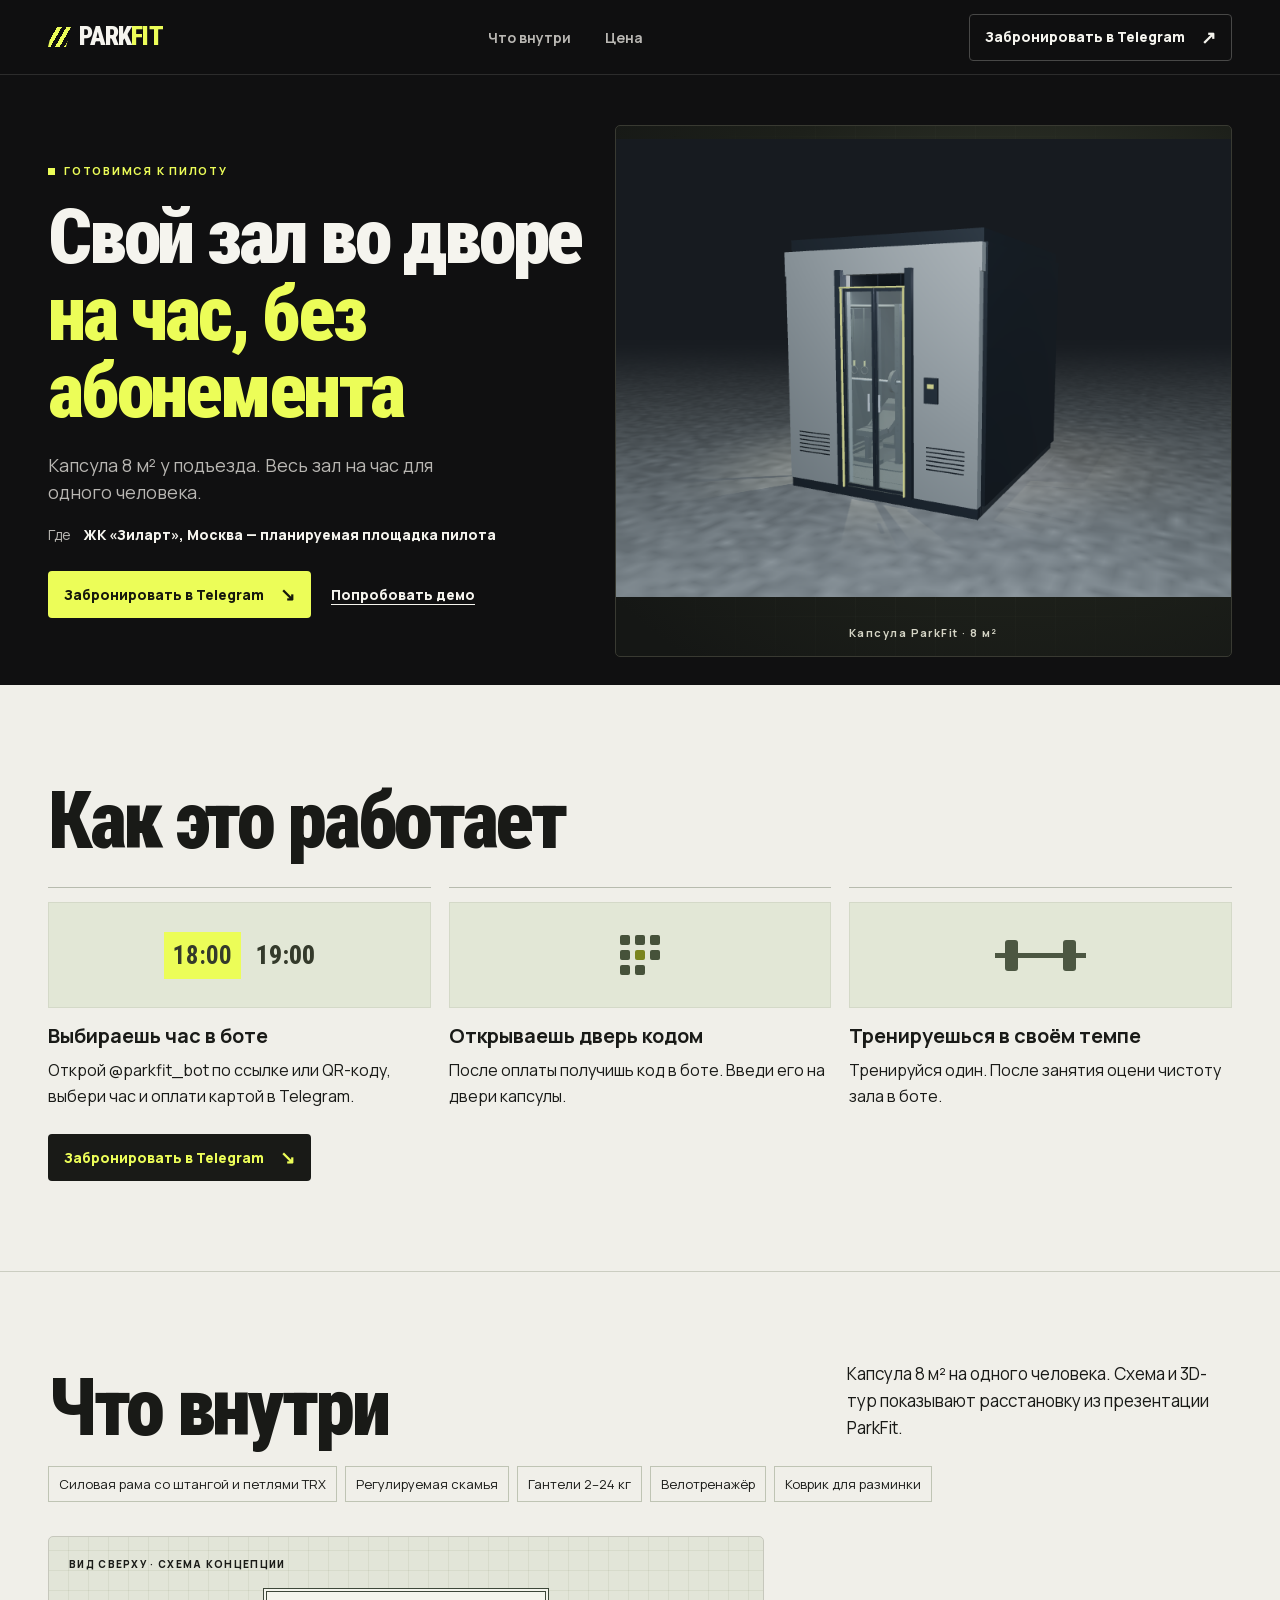
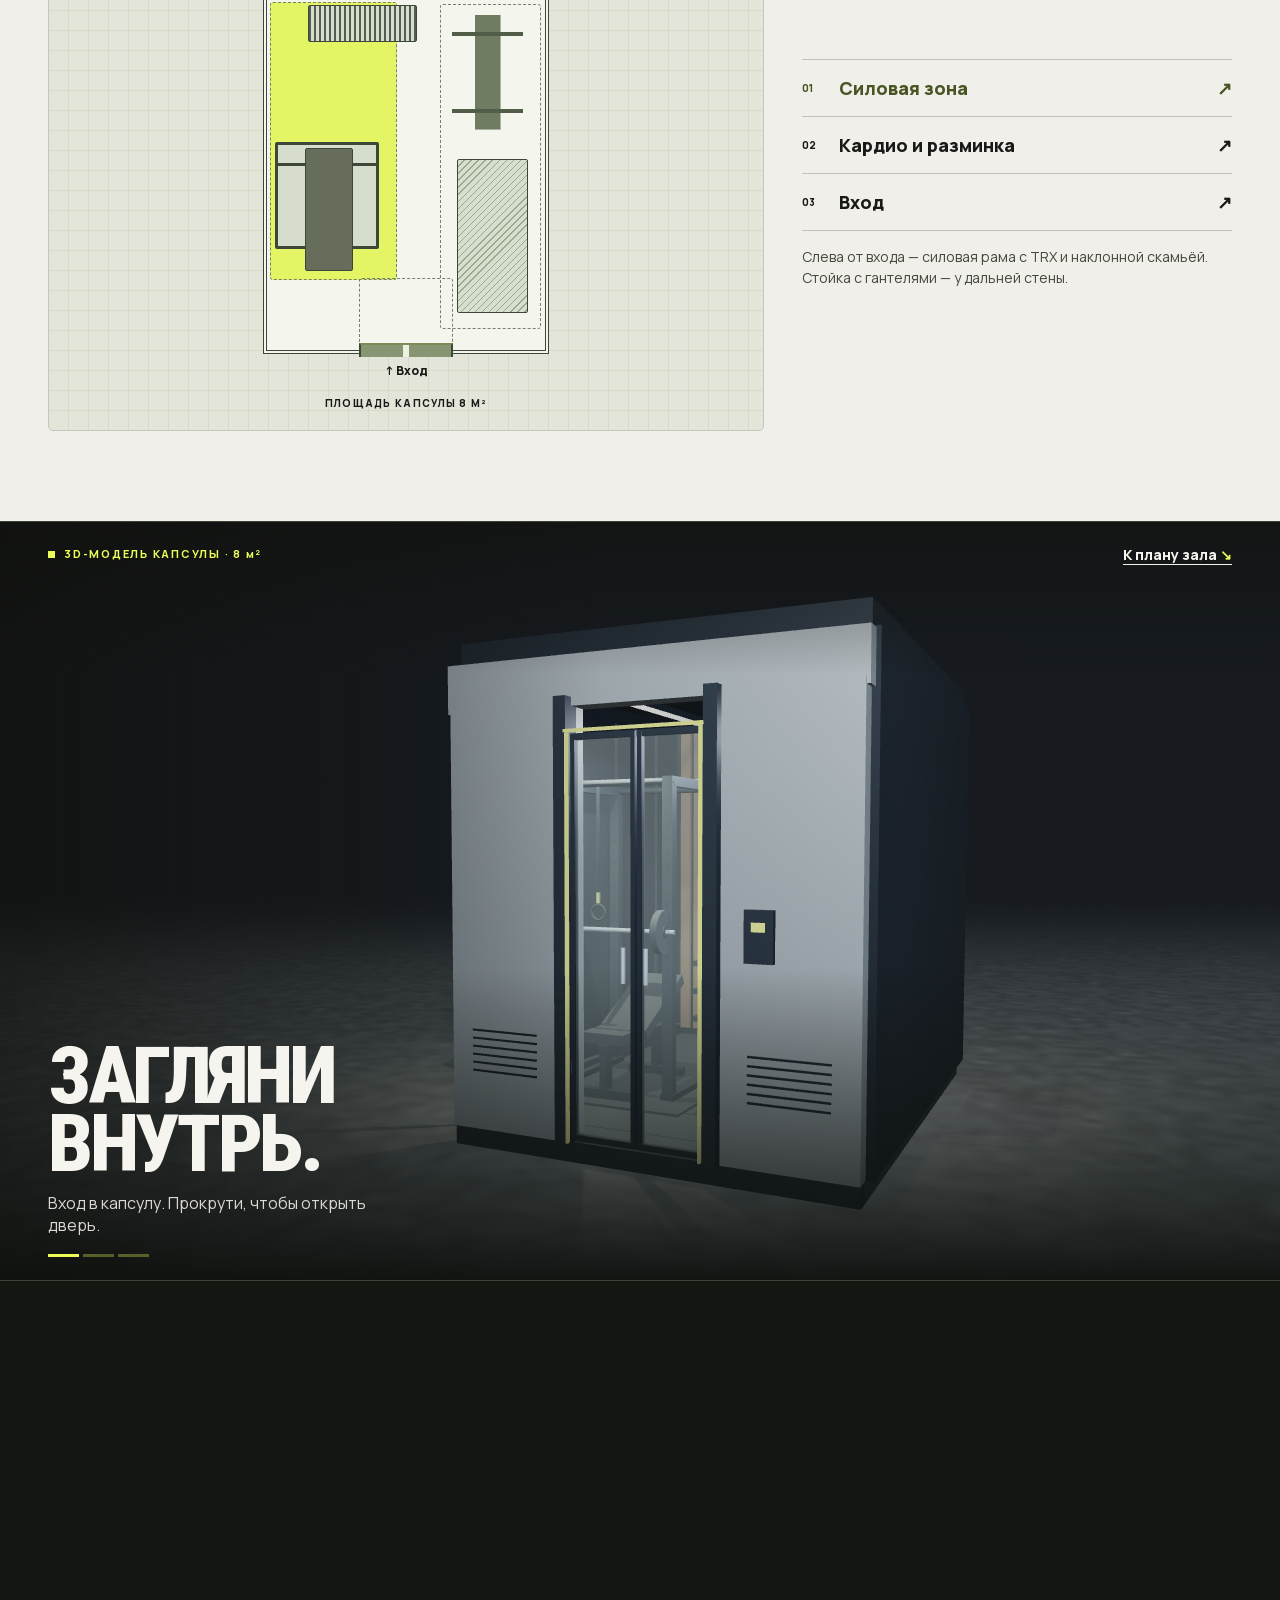
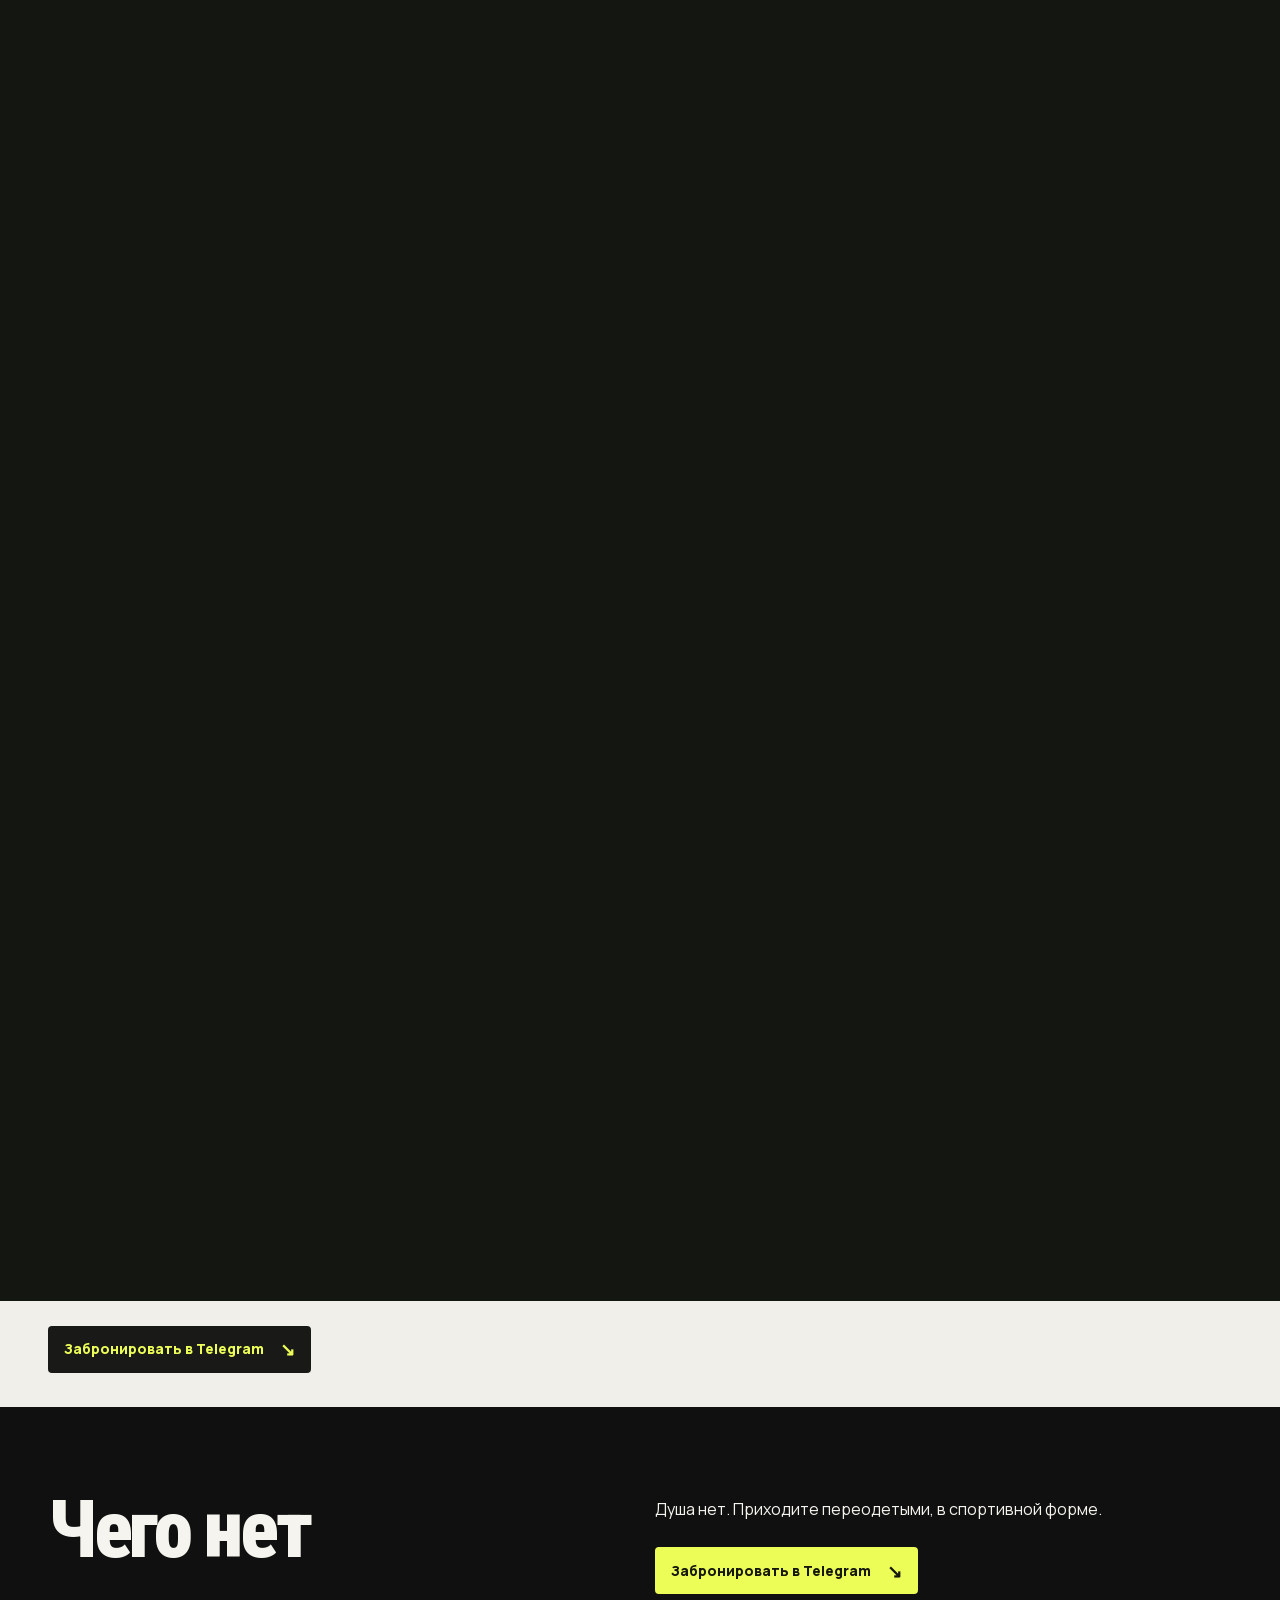
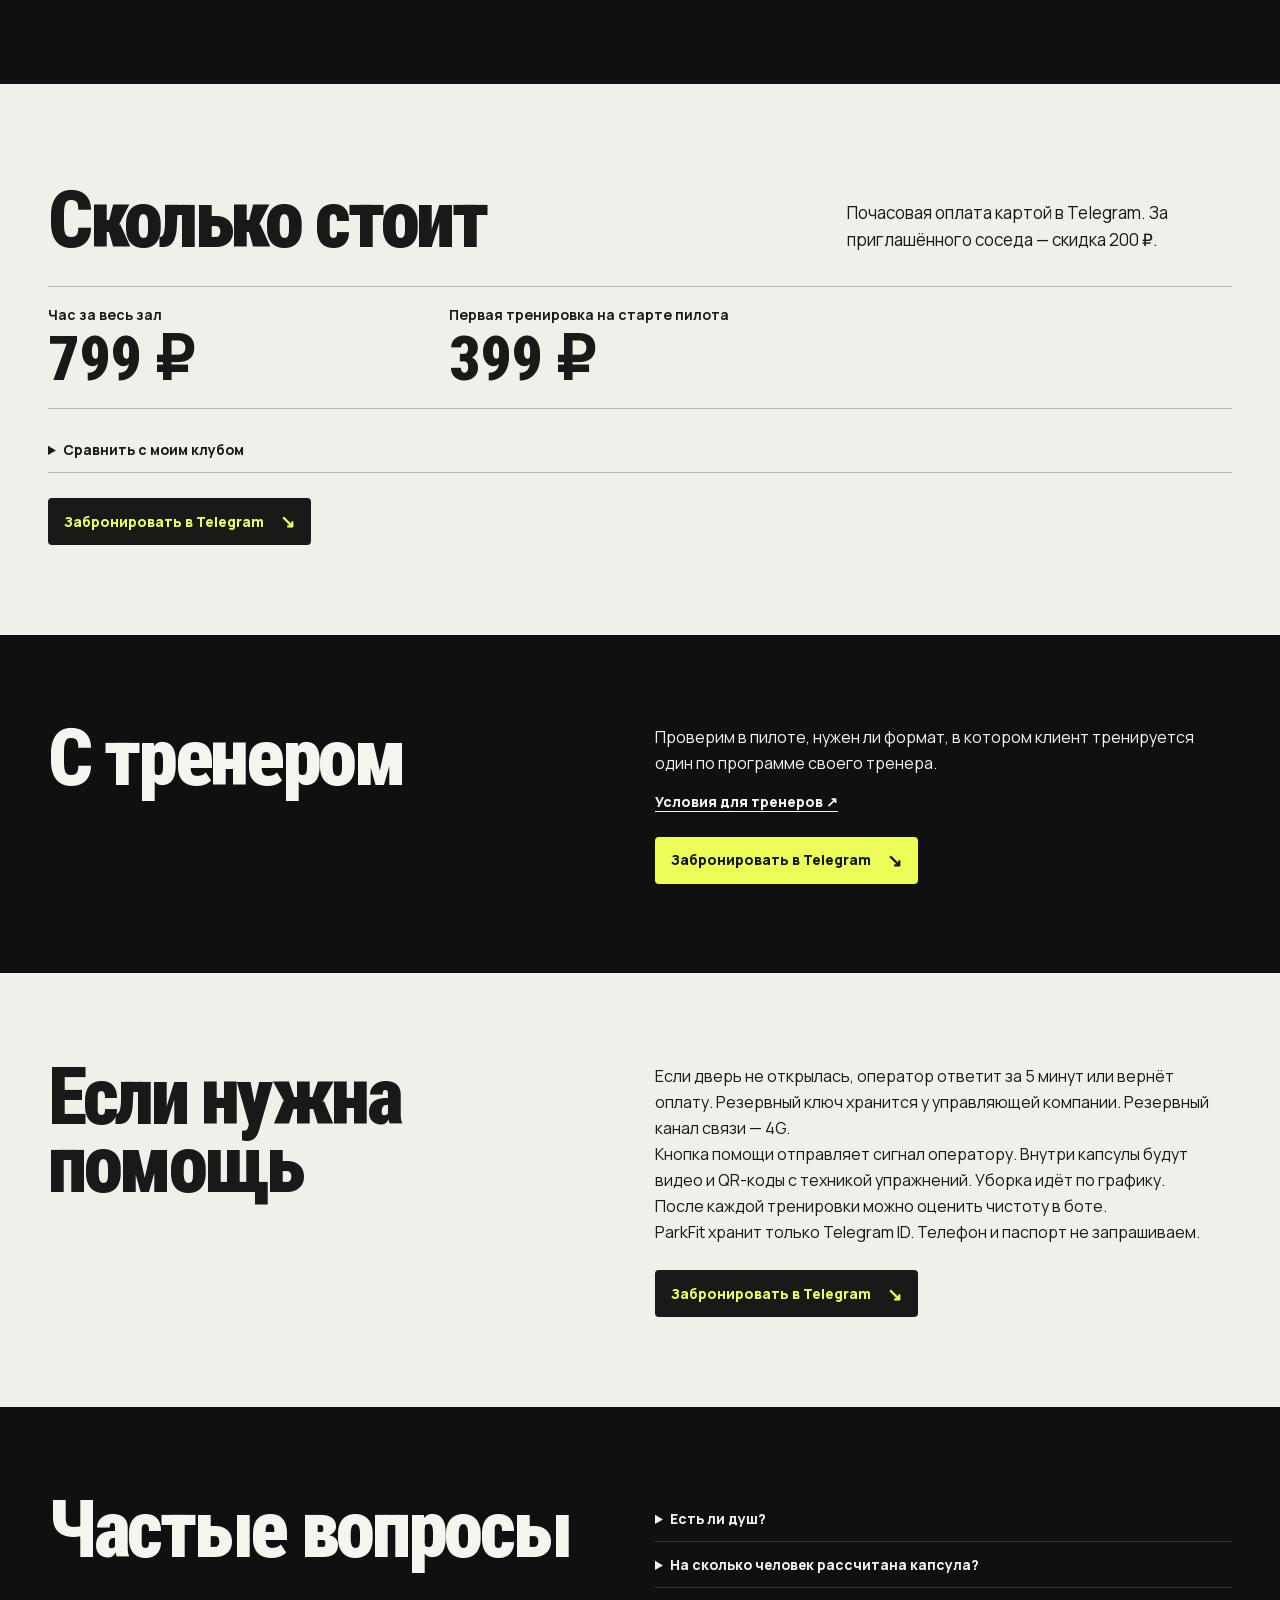
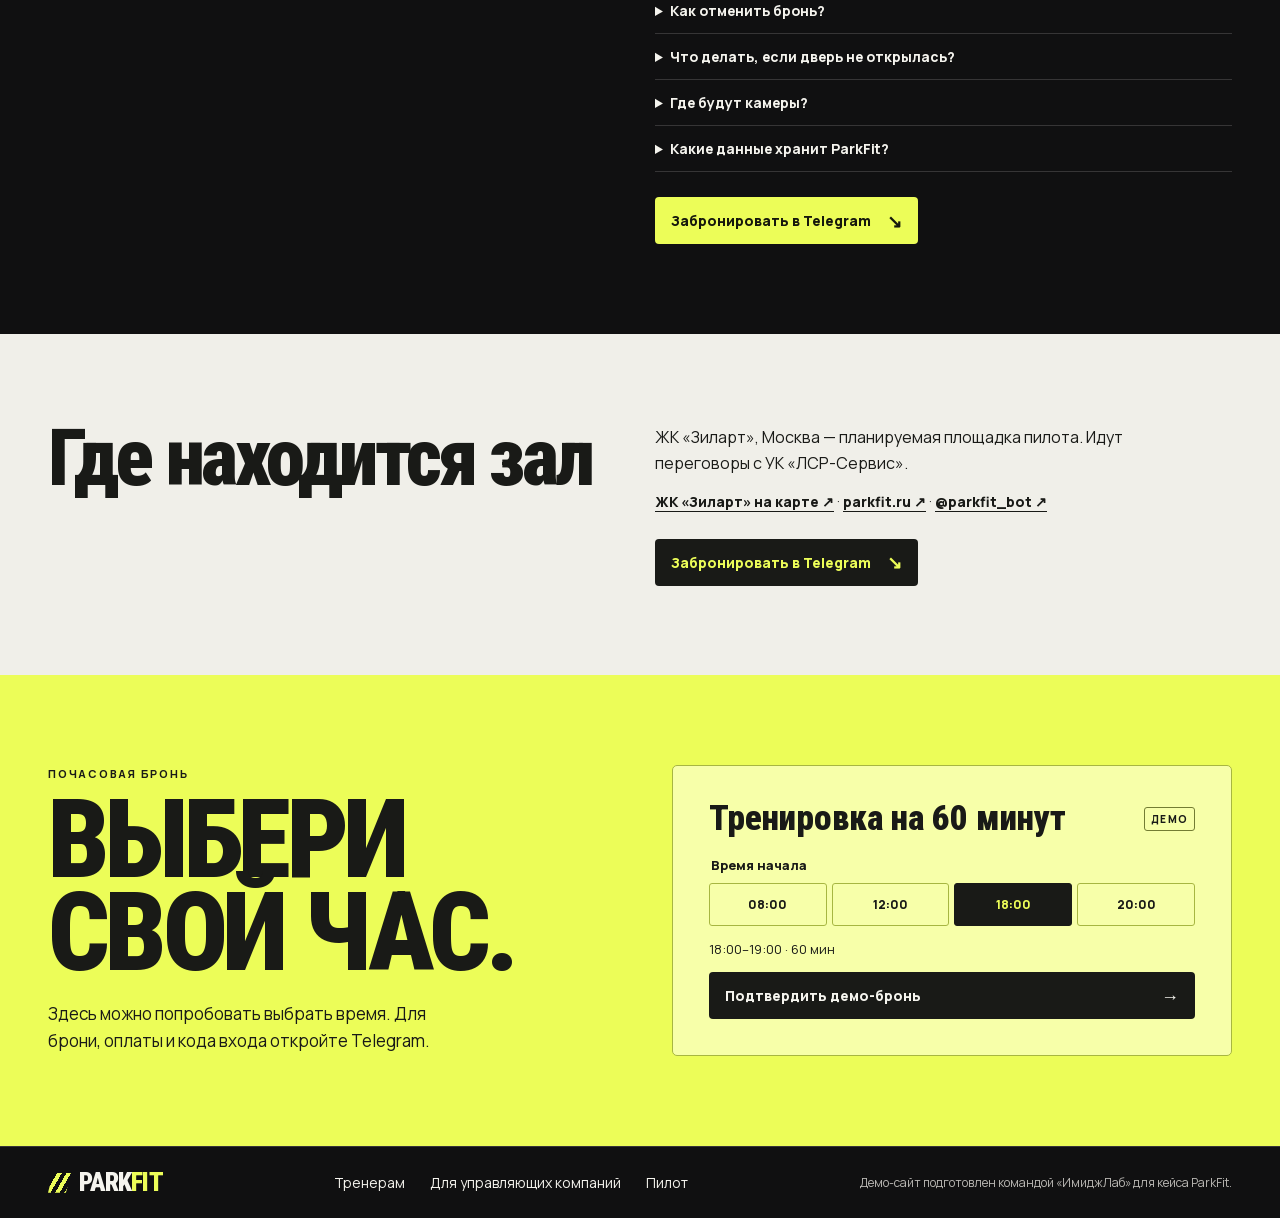
<file: index.html>
<!doctype html>
<html lang="ru">
<head>
  <meta charset="utf-8">
  <meta name="viewport" content="width=device-width, initial-scale=1">
  <meta name="theme-color" content="#101011">
  <meta name="description" content="ParkFit — отдельный зал на час рядом с домом. Капсула 8 м² для одного человека. Планируемая площадка пилота — ЖК «Зиларт», Москва.">
  <title>ParkFit — зал на час</title>
  <link rel="stylesheet" href="fonts.css">
  <link rel="stylesheet" href="style.css?v=parkfit-layout">
  <script src="room-layout.js?v=parkfit-layout" defer></script>
  <script src="script.js?v=parkfit-layout" defer></script>
  <script src="price.js?v=parkfit" defer></script>
  <script src="pilot-metrics.js?v=parkfit" defer></script>
  <script src="tour-entry.js?v=parkfit-layout" type="module"></script>
</head>
<body>
  <a class="skip" href="#main">К содержанию</a>
  <header class="nav">
    <div class="wrap nav-inner">
      <a class="logo" href="#top" aria-label="ParkFit — начало"><i aria-hidden="true"></i>Park<span>Fit</span></a>
      <nav aria-label="Разделы сайта">
        <a href="#format">Что внутри</a><a href="#price">Цена</a>
      </nav>
      <a class="pill nav-cta" data-booking-link href="https://t.me/parkfit_bot?start=site_nav">Забронировать в Telegram <span aria-hidden="true">↗</span></a>
    </div>
  </header>

  <main id="main">
    <section class="hero wrap" id="top" aria-labelledby="hero-title" data-pilot-section="hero">
      <div class="hero-copy">
        <p class="kicker"><span class="dot"></span> ГОТОВИМСЯ К ПИЛОТУ</p>
        <h1 id="hero-title">Свой зал во дворе<br><em>на час, без абонемента</em></h1>
        <p class="lead">Капсула 8 м² у подъезда. Весь зал на час для одного человека.</p>
        <dl class="hero-facts">
          <div><dt>Где</dt><dd>ЖК «Зиларт», Москва — планируемая площадка пилота</dd></div>
          <div id="hero-price" hidden><dt>Цена</dt><dd><span data-price="hour">799 ₽</span> за час · первая тренировка <span data-price="intro">399 ₽</span></dd></div>
        </dl>
        <div class="hero-links">
          <a class="pill primary" data-booking-link href="https://t.me/parkfit_bot?start=site_hero">Забронировать в Telegram <span aria-hidden="true">↘</span></a>
          <a class="quiet" href="#booking">Попробовать демо</a>
        </div>
      </div>
      <figure class="rig capsule-preview">
        <canvas id="capsule-preview" role="img" aria-label="Внешний вид капсулы ParkFit. Визуализация концепции."></canvas>
        <figcaption class="rig-top">Капсула ParkFit · 8 м²</figcaption>
      </figure>
    </section>

    <section class="light" id="how" aria-labelledby="how-title" data-pilot-section="how">
      <div class="wrap section">
        <h2 id="how-title">Как это работает</h2>
        <ol class="steps">
          <li><div class="step-visual step-calendar" aria-hidden="true"><b>18:00</b><span>19:00</span></div><h3>Выбираешь час в боте</h3><p>Открой @parkfit_bot по ссылке или QR-коду, выбери час и оплати картой в Telegram.</p></li>
          <li><div class="step-visual step-keypad" aria-hidden="true"><i></i><i></i><i></i><i></i><i></i><i></i><i></i><i></i></div><h3>Открываешь дверь кодом</h3><p>После оплаты получишь код в боте. Введи его на двери капсулы.</p></li>
          <li><div class="step-visual step-weights" aria-hidden="true"><i></i></div><h3>Тренируешься в своём темпе</h3><p>Тренируйся один. После занятия оцени чистоту зала в боте.</p></li>
        </ol>
        <div class="block-action"><a class="pill primary" data-booking-link href="https://t.me/parkfit_bot?start=site_how">Забронировать в Telegram <span aria-hidden="true">↘</span></a></div>
      </div>
    </section>

    <section class="light inside" id="format" aria-labelledby="format-title" data-pilot-section="inside">
      <div class="wrap section">
        <div class="format-heading">
          <div><h2 id="format-title">Что внутри</h2></div>
          <p>Капсула 8 м² на одного человека. Схема и 3D-тур показывают расстановку из презентации ParkFit.</p>
        </div>
        <ul class="equipment-list" aria-label="Планируемое оборудование">
          <li>Силовая рама со штангой и петлями TRX</li><li>Регулируемая скамья</li><li>Гантели 2–24 кг</li><li>Велотренажёр</li><li>Коврик для разминки</li>
        </ul>
        <div class="layout" id="plan">
          <div class="blueprint" aria-label="Условный план капсулы">
            <p class="plan-label">ВИД СВЕРХУ · СХЕМА КОНЦЕПЦИИ</p>
            <div class="room" role="img" aria-label="Вход снизу. Слева от входа силовая рама и скамья. У дальней стены гантели. Справа велотренажёр в глубине и коврик у входа.">
              <div class="zone zone-strength"></div>
              <div class="zone zone-floor"></div>
              <div class="zone zone-entry"></div>
              <div class="fixture rack"></div>
              <div class="fixture bench"></div>
              <div class="fixture dumbbells"></div>
              <div class="fixture bike"></div>
              <div class="fixture mat"></div>
              <div class="door"></div>
            </div>
            <p class="plan-entry">↑ Вход</p>
            <div class="plan-size">площадь капсулы 8 м²</div>
          </div>

          <div class="zones" aria-label="Зоны капсулы">
            <button class="zone-button" type="button" data-zone="strength" aria-pressed="true"><span class="zone-index">01</span>Силовая зона<span aria-hidden="true">↗</span></button>
            <button class="zone-button" type="button" data-zone="floor" aria-pressed="false"><span class="zone-index">02</span>Кардио и разминка<span aria-hidden="true">↗</span></button>
            <button class="zone-button" type="button" data-zone="entry" aria-pressed="false"><span class="zone-index">03</span>Вход<span aria-hidden="true">↗</span></button>
            <p id="zone-copy" aria-live="polite">Слева от входа — силовая рама с TRX и наклонной скамьёй. Стойка с гантелями — у дальней стены.</p>
          </div>
        </div>
      </div>
    <section class="tour" id="tour" aria-labelledby="tour-title">
      <div class="tour-stage">
        <canvas id="tour-scene" aria-hidden="true"></canvas>
        <div class="tour-shade" aria-hidden="true"></div>
        <div class="wrap tour-overlay">
          <div class="tour-top">
            <p class="kicker"><span class="dot"></span> 3D-МОДЕЛЬ КАПСУЛЫ · 8 м²</p>
            <a class="quiet" href="#plan">К плану зала <span aria-hidden="true">↘</span></a>
          </div>
          <div class="tour-bottom">
            <h2 id="tour-title">ЗАГЛЯНИ<br>ВНУТРЬ.</h2>
            <p class="tour-caption">Отдельный вход. Весь зал на время твоей брони.</p>
            <div class="tour-track" aria-hidden="true"><i></i><i></i><i></i></div>
          </div>
        </div>
      </div>
    </section>

      <div class="wrap inside-action"><div class="block-action"><a class="pill primary" data-booking-link href="https://t.me/parkfit_bot?start=site_inside">Забронировать в Telegram <span aria-hidden="true">↘</span></a></div></div>
    </section>

    <section class="wrap section feature-row" id="limits" aria-labelledby="limits-title" data-pilot-section="limits">
      <h2 id="limits-title">Чего нет</h2>
      <div><p class="section-copy">Душа нет. Приходите переодетыми, в спортивной форме.</p><div class="block-action"><a class="pill primary" data-booking-link href="https://t.me/parkfit_bot?start=site_limits">Забронировать в Telegram <span aria-hidden="true">↘</span></a></div></div>
    </section>

    <section class="light" id="price" aria-labelledby="price-title" data-pilot-section="price">
      <div class="wrap section">
        <div class="format-heading"><h2 id="price-title">Сколько стоит</h2><p>Почасовая оплата картой в Telegram. За приглашённого соседа — скидка 200 ₽.</p></div>
        <dl class="price-grid">
          <div><dt>Час за весь зал</dt><dd data-price="hour">799 ₽</dd></div>
          <div><dt>Первая тренировка на старте пилота</dt><dd data-price="intro">399 ₽</dd></div>
        </dl>
        <details class="price-compare">
          <summary>Сравнить с моим клубом</summary>
          <div class="compare-inputs">
            <label>Абонемент в месяц, ₽ <input id="club-fee" type="number" min="0" step="any" inputmode="decimal"></label>
            <label>Дорога туда и обратно за визит, ₽ <input id="club-travel" type="number" min="0" step="any" inputmode="decimal"></label>
            <label>Время на дорогу за визит, мин <input id="club-time" type="number" min="0" step="any" inputmode="decimal"></label>
          </div>
          <p id="club-comparison" aria-live="polite">Укажи стоимость абонемента для расчёта на четыре визита.</p>
        </details>
        <div class="block-action"><a class="pill primary" data-booking-link href="https://t.me/parkfit_bot?start=site_price">Забронировать в Telegram <span aria-hidden="true">↘</span></a></div>
      </div>
    </section>

    <section class="wrap section feature-row" id="coach" aria-labelledby="coach-title" data-pilot-section="coach">
      <h2 id="coach-title">С тренером</h2>
      <div><p class="section-copy">Проверим в пилоте, нужен ли формат, в котором клиент тренируется один по программе своего тренера.</p>
        <a class="quiet detail-link" href="trainers.html">Условия для тренеров ↗</a><div class="block-action"><a class="pill primary" data-booking-link href="https://t.me/parkfit_bot?start=site_coach">Забронировать в Telegram <span aria-hidden="true">↘</span></a></div></div>
    </section>

    <section class="light" id="help" aria-labelledby="help-title" data-pilot-section="help">
      <div class="wrap section feature-row">
        <h2 id="help-title">Если нужна помощь</h2>
        <div><p class="section-copy">Если дверь не открылась, оператор ответит за 5 минут или вернёт оплату. Резервный ключ хранится у управляющей компании. Резервный канал связи — 4G.</p>
          <p class="section-copy">Кнопка помощи отправляет сигнал оператору. Внутри капсулы будут видео и QR-коды с техникой упражнений. Уборка идёт по графику. После каждой тренировки можно оценить чистоту в боте.</p>
          <p class="section-copy">ParkFit хранит только Telegram ID. Телефон и паспорт не запрашиваем.</p><div class="block-action"><a class="pill primary" data-booking-link href="https://t.me/parkfit_bot?start=site_help">Забронировать в Telegram <span aria-hidden="true">↘</span></a></div></div>
      </div>
    </section>

    <section class="wrap section feature-row" id="faq" aria-labelledby="faq-title" data-pilot-section="faq">
      <h2 id="faq-title">Частые вопросы</h2>
      <div class="faq-list">
        <details><summary>Есть ли душ?</summary><p>Душа нет. Приходите переодетыми.</p></details>
        <details><summary>На сколько человек рассчитана капсула?</summary><p>В капсуле занимается один человек.</p></details>
        <details><summary>Как отменить бронь?</summary><p>Правила отмены пока уточняются. Вопрос о брони можно задать в боте.</p></details>
        <details><summary>Что делать, если дверь не открылась?</summary><p>Напишите в бот. Оператор ответит за 5 минут или вернёт оплату. Резервный ключ есть у управляющей компании.</p></details>
        <details><summary>Где будут камеры?</summary><p>Только снаружи капсулы.</p></details>
        <details><summary>Какие данные хранит ParkFit?</summary><p>Только Telegram ID. Телефон и паспорт не запрашиваем.</p></details>
        <div class="block-action"><a class="pill primary" data-booking-link href="https://t.me/parkfit_bot?start=site_faq">Забронировать в Telegram <span aria-hidden="true">↘</span></a></div>
      </div>
    </section>

    <section class="light" id="location" aria-labelledby="location-title" data-pilot-section="location">
      <div class="wrap section feature-row">
        <h2 id="location-title">Где находится зал</h2>
        <div><p class="section-copy">ЖК «Зиларт», Москва — планируемая площадка пилота. Идут переговоры с УК «ЛСР-Сервис».</p><p class="section-copy"><a class="quiet detail-link" href="https://yandex.ru/maps/?text=ЖК%20Зиларт%2C%20Москва">ЖК «Зиларт» на карте ↗</a> · <a class="quiet detail-link" href="https://parkfit.ru/">parkfit.ru ↗</a> · <a class="quiet detail-link" href="https://t.me/parkfit_bot?start=site_location">@parkfit_bot ↗</a></p><div class="block-action"><a class="pill primary" data-booking-link href="https://t.me/parkfit_bot?start=site_location">Забронировать в Telegram <span aria-hidden="true">↘</span></a></div></div>
      </div>
    </section>

    <section class="booking" id="booking" data-pilot-section="booking" aria-labelledby="booking-title">
      <div class="wrap section booking-grid">
        <div><p class="kicker">ПОЧАСОВАЯ БРОНЬ</p><h2 id="booking-title">ВЫБЕРИ<br>СВОЙ ЧАС.</h2><p class="booking-lead">Здесь можно попробовать выбрать время. Для брони, оплаты и кода входа откройте Telegram.</p></div>
        <form class="scheduler" id="scheduler">
          <div class="schedule-head"><h3>Тренировка на 60 минут</h3><span>ДЕМО</span></div>
          <fieldset>
            <legend>Время начала</legend>
            <div class="times">
              <label><input type="radio" name="slot" value="08:00"><span>08:00</span></label>
              <label><input type="radio" name="slot" value="12:00"><span>12:00</span></label>
              <label><input type="radio" name="slot" value="18:00" checked><span>18:00</span></label>
              <label><input type="radio" name="slot" value="20:00"><span>20:00</span></label>
            </div>
          </fieldset>
          <p class="schedule-range" id="range" aria-live="polite">18:00–19:00 · 60 мин</p>
          <button class="pill schedule-submit" type="submit">Подтвердить демо-бронь <span aria-hidden="true">→</span></button>
        </form>
      </div>
    </section>

  </main>

  <footer id="pilot"><div class="wrap footer-inner"><a class="logo" href="#top"><i aria-hidden="true"></i>Park<span>Fit</span></a><div class="footer-links"><a href="trainers.html">Тренерам</a><a href="venues.html">Для управляющих компаний</a><a href="pilot.html">Пилот</a></div><p>Демо-сайт подготовлен командой «ИмиджЛаб» для кейса ParkFit.</p></div></footer>

  <dialog id="confirmation" aria-labelledby="confirmation-title">
    <form method="dialog">
      <div class="confirmation-check" aria-hidden="true">✓</div>
      <h2 id="confirmation-title">Демо завершено</h2>
      <p id="confirmed"></p>
      <p>Деньги не списаны. Этот интервал не зарезервирован.</p>
      <p><a class="pill primary" data-booking-link href="https://t.me/parkfit_bot?start=site_demo">Забронировать в Telegram <span aria-hidden="true">↗</span></a></p>
      <button class="pill nav-cta">Готово</button>
    </form>
  </dialog>
</body>
</html>
</file>
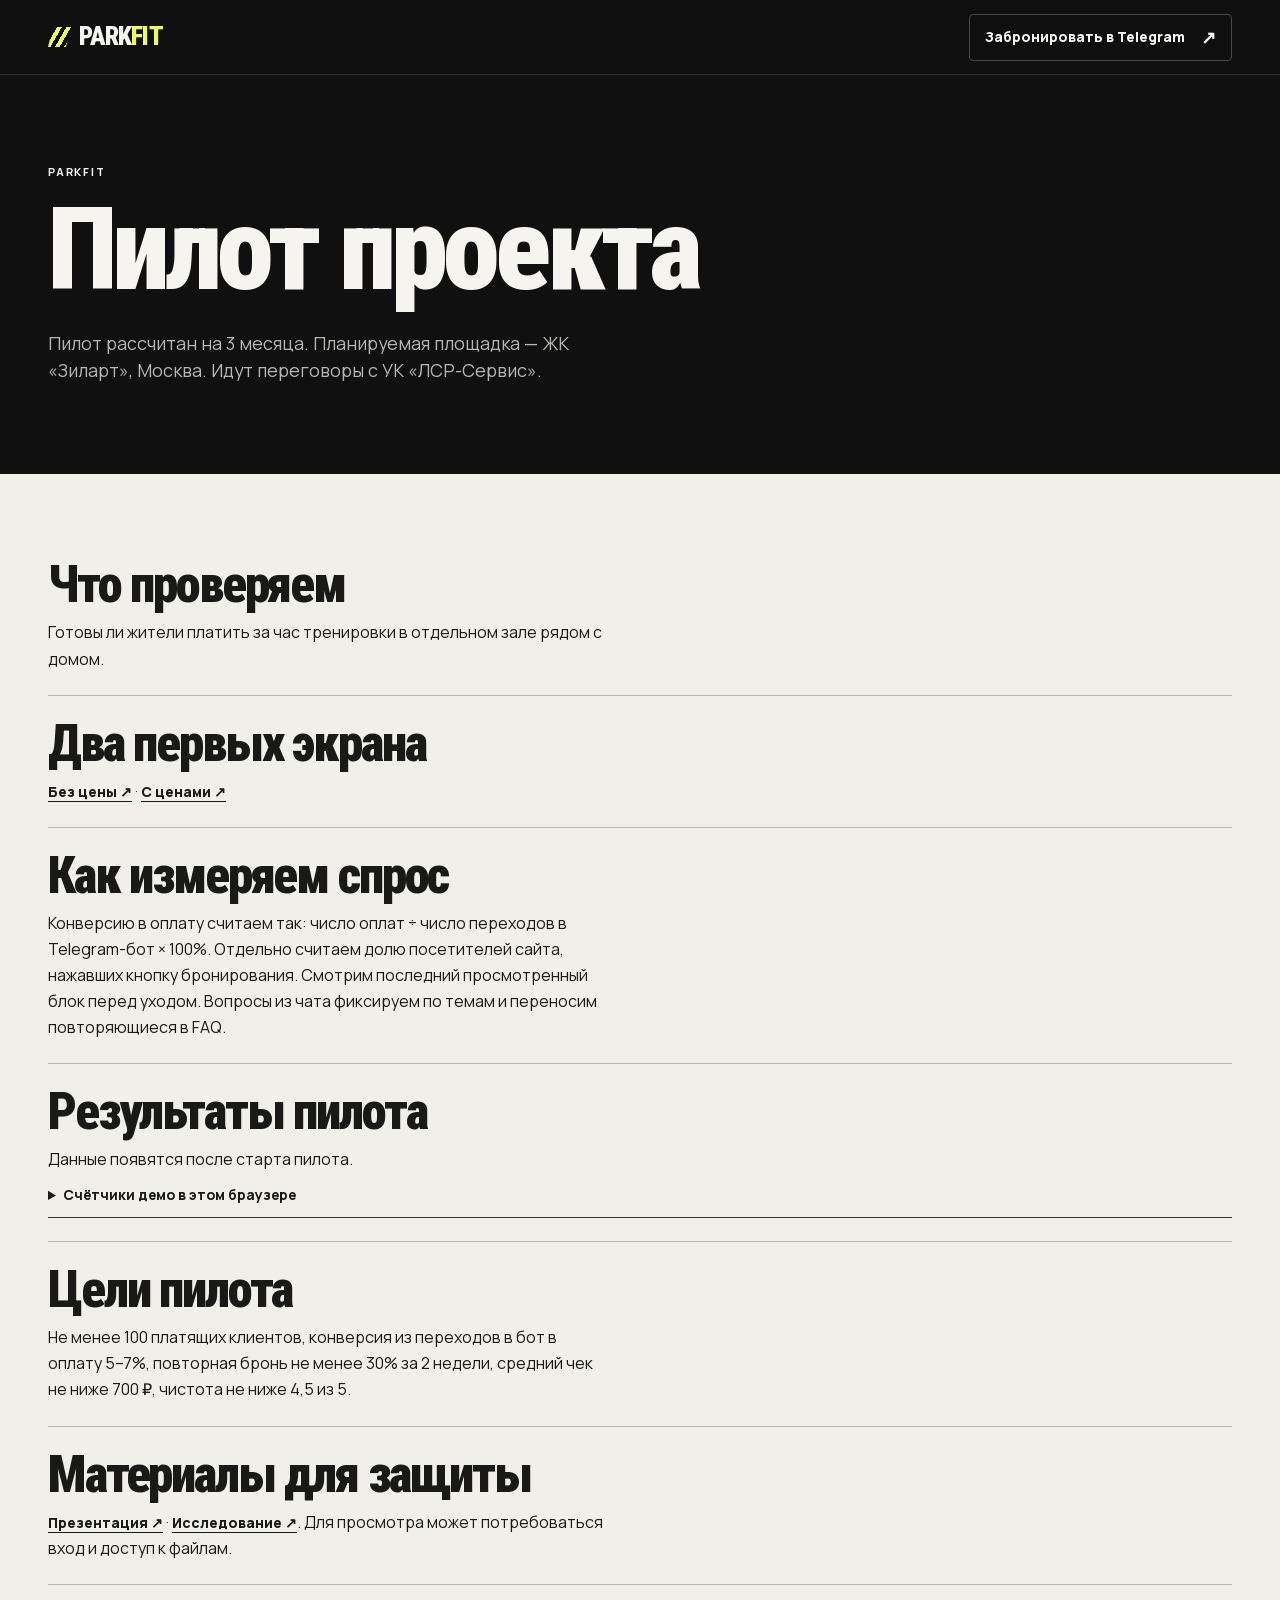
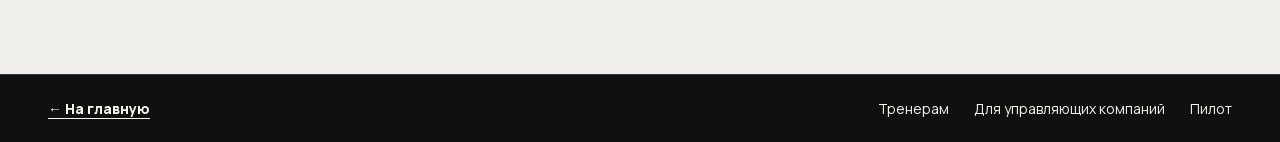
<file: pilot.html>
<!doctype html>
<html lang="ru">
<head>
  <meta charset="utf-8">
  <meta name="viewport" content="width=device-width, initial-scale=1">
  <meta name="theme-color" content="#101011">
  <title>Пилот проекта — ParkFit</title>
  <link rel="stylesheet" href="fonts.css">
  <link rel="stylesheet" href="style.css?v=parkfit">
  <script src="pilot-metrics.js?v=parkfit-pilot" defer></script>
</head>
<body>
  <header class="nav"><div class="wrap nav-inner">
    <a class="logo" href="./"><i aria-hidden="true"></i>Park<span>Fit</span></a>
    <a class="pill nav-cta" href="https://t.me/parkfit_bot?start=site_pilot">Забронировать в Telegram <span aria-hidden="true">↗</span></a>
  </div></header>
  <main class="detail-page">
    <section class="wrap section">
      <p class="kicker">PARKFIT</p>
      <h1>Пилот проекта</h1>
      <p class="lead">Пилот рассчитан на 3 месяца. Планируемая площадка — ЖК «Зиларт», Москва. Идут переговоры с УК «ЛСР-Сервис».</p>
    </section>
    <section class="light"><div class="wrap section detail-sections">
      <article><h2>Что проверяем</h2><p>Готовы ли жители платить за час тренировки в отдельном зале рядом с домом.</p></article>
      <article><h2>Два первых экрана</h2><p><a class="quiet" href="./?hero=plain">Без цены ↗</a> · <a class="quiet" href="./?hero=price">С ценами ↗</a></p></article>
      <article><h2>Как измеряем спрос</h2><p>Конверсию в оплату считаем так: число оплат ÷ число переходов в Telegram-бот × 100%. Отдельно считаем долю посетителей сайта, нажавших кнопку бронирования. Смотрим последний просмотренный блок перед уходом. Вопросы из чата фиксируем по темам и переносим повторяющиеся в FAQ.</p></article>
      <article>
        <h2>Результаты пилота</h2>
        <p>Данные появятся после старта пилота.</p>
        <details id="pilot-preview" hidden>
          <summary>Счётчики демо в этом браузере</summary>
          <p>Здесь учитываются просмотры лендинга, клики по кнопке и завершения демо в этом браузере. Данные об оплатах берутся из бота.</p>
          <div class="report-table">
            <table>
              <thead><tr><th scope="col">Первый экран</th><th scope="col">Просмотры</th><th scope="col">Клики</th><th scope="col">Доля кликов</th><th scope="col">Завершения демо</th><th scope="col">Последний просмотренный блок</th></tr></thead>
              <tbody id="pilot-report"></tbody>
            </table>
          </div>
        </details>
      </article>
      <article><h2>Цели пилота</h2><p>Не менее 100 платящих клиентов, конверсия из переходов в бот в оплату 5–7%, повторная бронь не менее 30% за 2 недели, средний чек не ниже 700 ₽, чистота не ниже 4,5 из 5.</p></article>
      <article><h2>Материалы для защиты</h2><p><a class="quiet" href="https://www.canva.com/d/xo83vK4XGWdg7Co">Презентация ↗</a> · <a class="quiet" href="https://docs.google.com/document/d/18_EZQo6w82USb9HViiqUJIRO9OwNO_tz73DgFptD2i4/edit">Исследование ↗</a>. Для просмотра может потребоваться вход и доступ к файлам.</p></article>
    </div></section>
  </main>
  <footer><div class="wrap footer-inner"><a class="quiet" href="./">← На главную</a><div class="footer-links"><a href="trainers.html">Тренерам</a><a href="venues.html">Для управляющих компаний</a><a href="pilot.html">Пилот</a></div></div></footer>
</body>
</html>
</file>
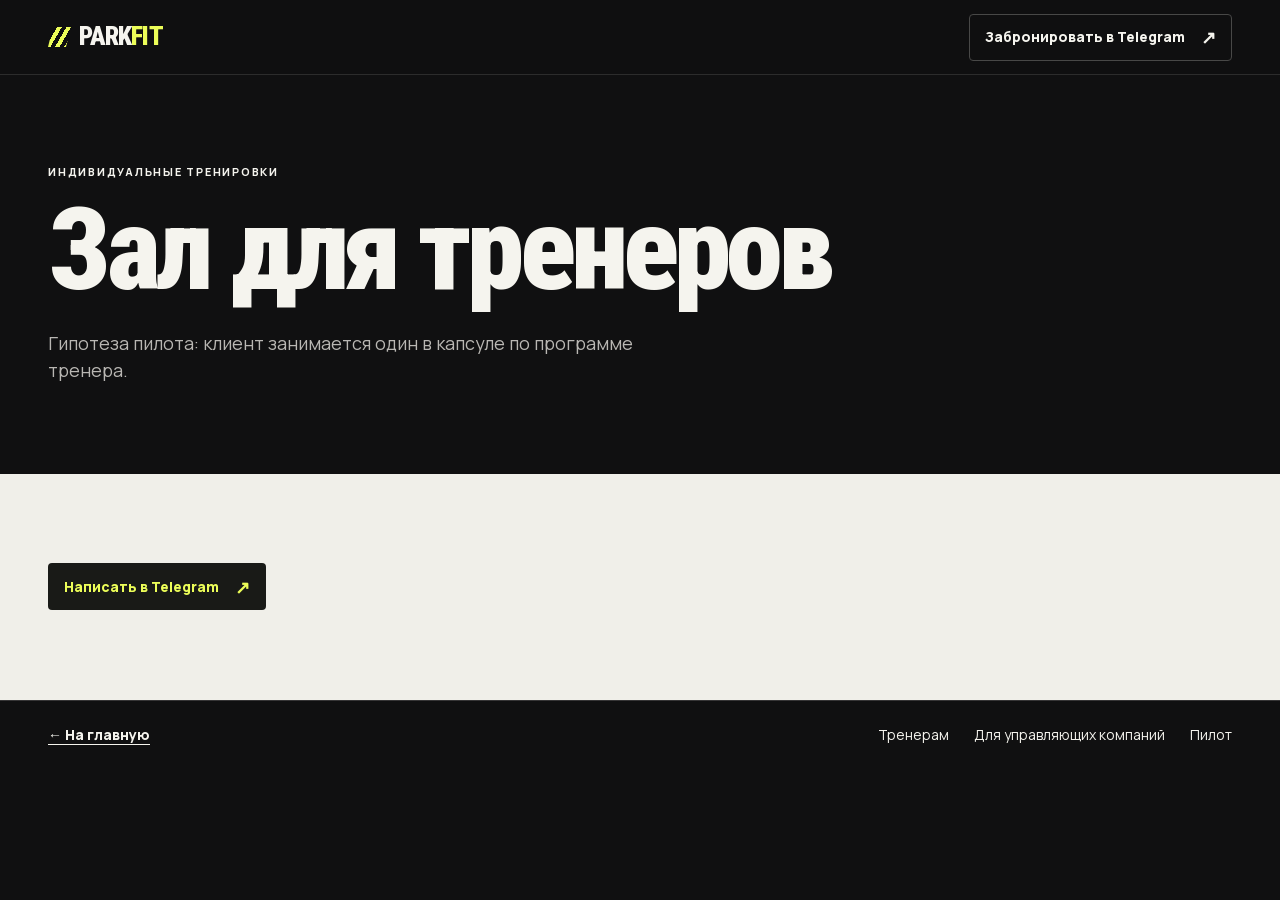
<file: trainers.html>
<!doctype html>
<html lang="ru">
<head>
  <meta charset="utf-8">
  <meta name="viewport" content="width=device-width, initial-scale=1">
  <meta name="theme-color" content="#101011">
  <title>Зал для тренеров — ParkFit</title>
  <link rel="stylesheet" href="fonts.css">
  <link rel="stylesheet" href="style.css?v=parkfit">
</head>
<body>
  <header class="nav"><div class="wrap nav-inner">
    <a class="logo" href="./"><i aria-hidden="true"></i>Park<span>Fit</span></a>
    <a class="pill nav-cta" href="https://t.me/parkfit_bot?start=site_trainers">Забронировать в Telegram <span aria-hidden="true">↗</span></a>
  </div></header>
  <main class="detail-page">
    <section class="wrap section">
      <p class="kicker">ИНДИВИДУАЛЬНЫЕ ТРЕНИРОВКИ</p>
      <h1>Зал для тренеров</h1>
      <p class="lead">Гипотеза пилота: клиент занимается один в капсуле по программе тренера.</p>
    </section>
    <section class="light"><div class="wrap section detail-sections">
      <a class="pill primary" href="https://t.me/parkfit_bot?start=site_trainers">Написать в Telegram <span aria-hidden="true">↗</span></a>
    </div></section>
  </main>
  <footer><div class="wrap footer-inner"><a class="quiet" href="./">← На главную</a><div class="footer-links"><a href="trainers.html">Тренерам</a><a href="venues.html">Для управляющих компаний</a><a href="pilot.html">Пилот</a></div></div></footer>
</body>
</html>
</file>
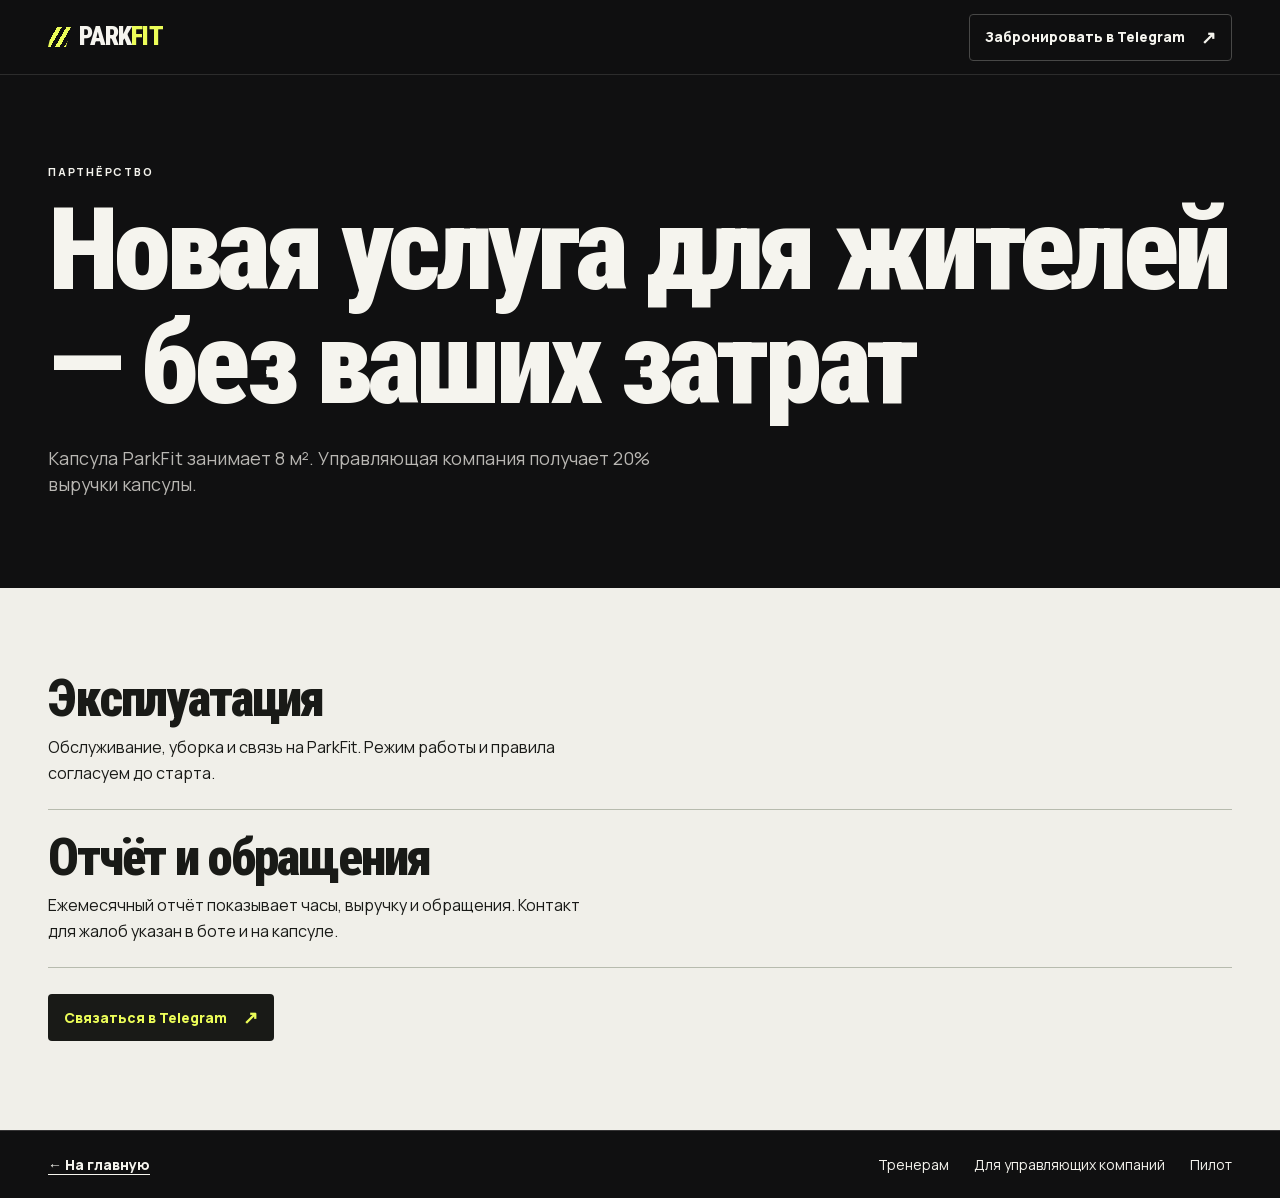
<file: venues.html>
<!doctype html>
<html lang="ru">
<head>
  <meta charset="utf-8">
  <meta name="viewport" content="width=device-width, initial-scale=1">
  <meta name="theme-color" content="#101011">
  <title>Для управляющих компаний — ParkFit</title>
  <link rel="stylesheet" href="fonts.css">
  <link rel="stylesheet" href="style.css?v=parkfit">
  
</head>
<body>
  <header class="nav"><div class="wrap nav-inner">
    <a class="logo" href="./"><i aria-hidden="true"></i>Park<span>Fit</span></a>
    <a class="pill nav-cta" href="https://t.me/parkfit_bot?start=site_uk">Забронировать в Telegram <span aria-hidden="true">↗</span></a>
  </div></header>
  <main class="detail-page">
    <section class="wrap section">
      <p class="kicker">ПАРТНЁРСТВО</p>
      <h1>Новая услуга для жителей — без ваших затрат</h1>
      <p class="lead">Капсула ParkFit занимает 8 м². Управляющая компания получает 20% выручки капсулы.</p>
    </section>
    <section class="light"><div class="wrap section detail-sections">
      <article><h2>Эксплуатация</h2><p>Обслуживание, уборка и связь на ParkFit. Режим работы и правила согласуем до старта.</p></article>
      <article><h2>Отчёт и обращения</h2><p>Ежемесячный отчёт показывает часы, выручку и обращения. Контакт для жалоб указан в боте и на капсуле.</p></article>
      <a class="pill primary" href="https://t.me/parkfit_bot?start=site_uk">Связаться в Telegram <span aria-hidden="true">↗</span></a>
    </div></section>
  </main>
  <footer><div class="wrap footer-inner"><a class="quiet" href="./">← На главную</a><div class="footer-links"><a href="trainers.html">Тренерам</a><a href="venues.html">Для управляющих компаний</a><a href="pilot.html">Пилот</a></div></div></footer>
</body>
</html>
</file>
<file: fonts.css>
@font-face {
  font-family: 'Manrope';
  font-style: normal;
  font-weight: 400 800;
  font-display: swap;
  src: url(assets/manrope-cyrillic.woff2) format('woff2');
  unicode-range: U+0301, U+0400-045F, U+0490-0491, U+04B0-04B1, U+2116;
}
@font-face {
  font-family: 'Manrope';
  font-style: normal;
  font-weight: 400 800;
  font-display: swap;
  src: url(assets/manrope-latin.woff2) format('woff2');
  unicode-range: U+0000-00FF, U+0131, U+0152-0153, U+02BB-02BC, U+02C6, U+02DA, U+02DC, U+0304, U+0308, U+0329, U+2000-206F, U+20AC, U+2122, U+2191, U+2193, U+2212, U+2215, U+FEFF, U+FFFD;
}
@font-face {
  font-family: 'Roboto Condensed';
  font-style: normal;
  font-weight: 700 900;
  font-display: swap;
  src: url(assets/roboto-condensed-cyrillic.woff2) format('woff2');
  unicode-range: U+0301, U+0400-045F, U+0490-0491, U+04B0-04B1, U+2116;
}
@font-face {
  font-family: 'Roboto Condensed';
  font-style: normal;
  font-weight: 700 900;
  font-display: swap;
  src: url(assets/roboto-condensed-latin.woff2) format('woff2');
  unicode-range: U+0000-00FF, U+0131, U+0152-0153, U+02BB-02BC, U+02C6, U+02DA, U+02DC, U+0304, U+0308, U+0329, U+2000-206F, U+20AC, U+2122, U+2191, U+2193, U+2212, U+2215, U+FEFF, U+FFFD;
}
</file>
<file: style.css>
:root {
  color-scheme: dark;
  --bg: #101011;
  --ink: #f5f4ee;
  --sub: #b9b7b3;
  --line: #363536;
  --acid: #ecfd58;
  --paper: #f0efe9;
  --dark: #191a17;
  --display: "Roboto Condensed", "Arial Narrow", Impact, sans-serif;
  --body: "Manrope", Arial, sans-serif;
  font-family: var(--body);
  background: var(--bg);
  color: var(--ink);
}
*, *::before, *::after { box-sizing: border-box; }
html { scroll-behavior: smooth; }
body, p, h1, h2, h3, figure { margin: 0; }
a { color: inherit; text-decoration: none; }
button, input { font: inherit; }
button { cursor: pointer; }
button:disabled { cursor: wait; }
:focus-visible { outline: 2px solid currentColor; outline-offset: 4px; }
section[id] { scroll-margin-top: 88px; }
.skip { position: fixed; top: 12px; left: 12px; z-index: 9; transform: translateY(-160%); background: var(--acid); color: var(--dark); padding: 12px; }
.skip:focus { transform: none; }
.wrap { width: min(1320px, calc(100% - 96px)); margin-inline: auto; }
.nav { position: sticky; top: 0; z-index: 5; background: #101011eb; backdrop-filter: blur(15px); border-bottom: 1px solid #2c2c2c; }
.nav-inner { min-height: 74px; display: flex; align-items: center; justify-content: space-between; gap: 24px; }
.logo { display: inline-flex; align-items: center; font: 900 26px/.9 var(--display); letter-spacing: -.035em; text-transform: uppercase; white-space: nowrap; }
.logo span { color: var(--acid); }
.logo i { width: 23px; height: 20px; margin-right: 8px; background: repeating-linear-gradient(120deg, var(--acid) 0 4px, transparent 4px 8px); clip-path: polygon(22% 0, 100% 0, 78% 100%, 0 100%); }
nav { display: flex; gap: 34px; color: var(--sub); font-size: 14px; font-weight: 700; }
nav a:hover, .quiet:hover { color: var(--acid); }
.pill { display: inline-flex; min-height: 47px; align-items: center; justify-content: space-between; gap: 16px; padding: 11px 15px; color: inherit; font-size: 14px; font-weight: 800; border: 1px solid transparent; border-radius: 4px; line-height: 1.25; }
.pill span { font-size: 18px; }
.nav-cta { border-color: #484847; }
.nav-cta:hover { border-color: var(--acid); }
.primary { color: #16180c; background: var(--acid); }
.primary:hover { background: #f5ffa3; }
.hero { display: grid; grid-template-columns: .93fr 1.07fr; gap: 30px; align-items: center; padding-block: 50px 28px; }
.hero-copy { padding-block: 12px; }
.kicker { font: 750 11px/1.35 var(--body); letter-spacing: .16em; }
.hero .kicker { display: flex; align-items: center; gap: 9px; color: var(--acid); margin-bottom: 20px; }
.dot { width: 7px; height: 7px; background: currentColor; }
h1, h2 { font-family: var(--display); font-weight: 900; line-height: .86; letter-spacing: -.042em; }
h1 { font-size: clamp(64px, 8.6vw, 142px); line-height: .99; white-space: nowrap; }
em { color: var(--acid); font-style: normal; }
.lead { margin-top: 23px; max-width: 395px; font-size: clamp(16px, 1.4vw, 19px); line-height: 1.5; color: var(--sub); }
.hero-links { display: flex; flex-wrap: wrap; align-items: center; gap: 14px 20px; margin-top: 27px; }
.quiet { font-size: 14px; font-weight: 800; text-underline-offset: 4px; text-decoration: underline; }
.rig { position: relative; isolation: isolate; display: grid; grid-template-rows: auto minmax(170px, 1fr) auto; min-width: 0; min-height: 400px; aspect-ratio: 1.16; overflow: hidden; border: 1px solid #393a32; border-radius: 5px; background: radial-gradient(ellipse at 65% 37%, #3b4033, #1d201a 55%, #151715 92%); }
.rig::before { content: ""; position: absolute; z-index: -1; inset: 0; background: repeating-linear-gradient(0deg, transparent 0 39px, #dce0b90f 39px 40px), repeating-linear-gradient(90deg, transparent 0 39px, #dce0b90f 39px 40px); mask-image: radial-gradient(ellipse at center, #000, transparent 92%); }
.rig-top, .rig-bottom { display: flex; justify-content: space-between; align-items: center; gap: 12px; padding: 16px 19px; z-index: 1; }
.rig-top { color: #d5d5c6; font: 700 11px/1.3 var(--body); letter-spacing: .13em; }
.rig-top b { display: inline-block; width: 7px; height: 7px; background: var(--acid); margin-right: 5px; }
.rep { white-space: nowrap; }
.rep output { font: 850 27px/.8 var(--display); letter-spacing: -.03em; color: var(--acid); margin-right: 5px; font-variant-numeric: tabular-nums; }
#barbell { display: block; width: 100%; height: 100%; min-height: 0; }
.rig-bottom { align-items: end; background: linear-gradient(transparent, #121411b0); }
fieldset { border: 0; min-inline-size: 0; margin: 0; padding: 0; }
.weights { display: flex; flex-wrap: wrap; gap: 4px; }
.weights legend { color: #cfcec0; font-size: 11px; margin-bottom: 6px; }
.weights label, .times label { position: relative; }
.weights input, .times input { position: absolute; opacity: 0; inset: 0; margin: 0; cursor: pointer; }
.weights span, .times span { display: grid; place-items: center; min-height: 36px; border: 1px solid #777b65; border-radius: 3px; color: var(--ink); padding-inline: 8px; font-size: 12px; font-weight: 800; white-space: nowrap; }
.weights input:checked + span { border-color: var(--acid); color: var(--acid); background: #e9ff5620; }
input:focus-visible + span { outline: 2px solid currentColor; outline-offset: 3px; }
.lift { min-height: 38px; border-color: var(--acid); color: var(--acid); background: #151712; padding: 5px 10px; }
.lift:hover { background: var(--acid); color: var(--dark); }
.lift:disabled { opacity: .65; }
.quick { display: grid; grid-template-columns: repeat(3, 1fr); border-block: 1px solid var(--line); margin-bottom: 45px; }
.quick span { display: flex; align-items: center; gap: 12px; padding: 16px 21px; font-size: 13px; color: var(--sub); }
.quick span + span { border-left: 1px solid var(--line); }
.quick strong { color: var(--ink); font: 900 34px/.9 var(--display); letter-spacing: -.04em; }
.section { padding-block: clamp(52px, 7vw, 108px); }
h2 { font-size: clamp(57px, 8.5vw, 121px); margin-top: 12px; }
.light { background: var(--paper); color: var(--dark); color-scheme: light; }
.format-heading { display: flex; align-items: end; justify-content: space-between; gap: 24px 64px; }
.format-heading > p, .booking-lead, .pilot-details > p { max-width: 385px; font-size: 17px; line-height: 1.58; }
.layout { display: grid; grid-template-columns: 1.25fr .75fr; gap: 38px; margin-top: 34px; }
.blueprint { display: grid; gap: 17px; align-items: center; padding: 20px; border: 1px solid #c6c7bc; border-radius: 5px; background: repeating-linear-gradient(0deg, transparent 0 19px, #303e1410 19px 20px), repeating-linear-gradient(90deg, transparent 0 19px, #303e1410 19px 20px), #e2e5d8; }
.plan-label, .plan-size { font-size: 10px; font-weight: 800; letter-spacing: .13em; text-transform: uppercase; }
.plan-size { text-align: center; }
.room { position: relative; width: min(286px, 85%); margin-inline: auto; border: 4px double #3d4739; background: #f4f5ed; }
.room > div { position: absolute; }
.zone { border: 1px dashed #78816e; border-radius: 3px; transition: background .32s; }
.zone.is-active { background: #e3f565; }
.fixture { border: 1px solid #3d4739; border-radius: 2px; background: #d7ddcd; }
.rack { border-width: 3px; background: linear-gradient(#3d4739, #3d4739) center 18% / 100% 3px no-repeat, #d7ddcd; }
.bench { background: #666e5b; }
.dumbbells { background: repeating-linear-gradient(90deg, #535c4e 0 2px, #d7ddcd 2px 5px); }
.mat { background: repeating-linear-gradient(135deg, #d6decf 0 4px, #9ca78b 4px 5px); }
.cable { border-width: 2px; background: linear-gradient(90deg, #4a5342 17%, transparent 17% 83%, #4a5342 83%), #dae1ce; }
.bike { border: 0; background: linear-gradient(#525d48, #525d48) center 15% / 100% 4px no-repeat, linear-gradient(#525d48, #525d48) center 85% / 100% 4px no-repeat, linear-gradient(#707c61, #707c61) center / 36% 100% no-repeat; }
.door { border-inline: 2px solid #3d4739; border-top: 2px solid #7d8b57; background: linear-gradient(90deg, #889573 0 47%, #eef0df 47% 53%, #889573 53%); }
.plan-entry { text-align: center; font-size: 12px; font-weight: 800; margin-top: -9px; }
.zones { align-self: center; border-top: 1px solid #c0c3b6; }
.zone-button { width: 100%; display: grid; grid-template-columns: 25px 1fr auto; align-items: center; gap: 12px; min-height: 57px; padding: 8px 0; border: 0; border-bottom: 1px solid #c0c3b6; background: transparent; color: var(--dark); text-align: left; font-size: 18px; font-weight: 850; }
.zone-button:hover, .zone-button[aria-pressed="true"] { color: #485423; }
.zone-index { font-size: 10px; font-weight: 800; }
#zone-copy { margin-top: 15px; line-height: 1.5; min-height: 4.5em; color: #43473c; font-size: 14px; }
.booking { color-scheme: light; background: var(--acid); color: var(--dark); }
.booking-grid { display: grid; grid-template-columns: 1fr .95fr; gap: 34px; align-items: center; }
.booking-lead { margin-top: 20px; }
.scheduler { border: 1px solid #a7b641; background: #f7ffa9; padding: clamp(17px, 4vw, 36px); border-radius: 5px; }
.schedule-head { display: flex; justify-content: space-between; align-items: center; gap: 14px; margin-bottom: 20px; }
.schedule-head h3 { font: 870 clamp(22px, 3vw, 35px)/.98 var(--display); }
.schedule-head span { border: 1px solid #737c33; border-radius: 3px; padding: 4px 6px; font-size: 10px; font-weight: 850; letter-spacing: .12em; }
.scheduler legend { font-size: 13px; font-weight: 800; }
.times { display: grid; grid-template-columns: repeat(4, minmax(0, 1fr)); gap: 5px; margin-top: 9px; }
.times span { color: var(--dark); padding: 0; border-color: #a7b641; min-height: 43px; }
.times input:checked + span { background: var(--dark); color: var(--acid); border-color: var(--dark); }
.schedule-range { padding-block: 14px; font-size: 13px; }
.schedule-submit { width: 100%; background: var(--dark); color: var(--ink); }
.schedule-submit:hover { background: #3d4126; }
.pilot { display: grid; grid-template-columns: .7fr 1.3fr; gap: 36px; }
.pilot .kicker { color: var(--acid); }
.pilot-details > p { max-width: 560px; color: var(--sub); }
.targets { display: grid; grid-template-columns: repeat(3, minmax(0,1fr)); margin-block: 26px; border-block: 1px solid var(--line); }
.targets div { padding: 13px 8px; }
.targets div + div { border-left: 1px solid var(--line); }
.targets b { display: block; color: var(--acid); font: 900 clamp(30px, 4vw, 54px)/1 var(--display); letter-spacing: -.04em; }
.targets span { display: block; margin-top: 6px; font-size: 12px; color: var(--sub); line-height: 1.35; }
details { border-bottom: 1px solid var(--line); }
summary { cursor: pointer; padding-block: 13px; font-weight: 750; font-size: 14px; }
details p { padding-bottom: 14px; color: var(--sub); font-size: 14px; }
.pilot-details .quiet { display: inline-block; margin-top: 22px; }
footer { border-top: 1px solid var(--line); }
.footer-inner { display: flex; flex-wrap: wrap; align-items: center; justify-content: space-between; gap: 16px 24px; padding-block: 24px; }
.footer-inner p, .footer-inner > span { color: var(--sub); font-size: 12px; line-height: 1.45; }
dialog { width: min(420px, calc(100% - 32px)); padding: 25px; color: var(--ink); background: #23251b; border: 1px solid #747a43; border-radius: 5px; }
dialog::backdrop { background: #090908c9; }
dialog[open] { animation: open-dialog .26s ease-out both; }
@keyframes open-dialog { from { opacity: 0; transform: translateY(12px) scale(.98); } }
dialog h2 { font-size: 44px; margin-block: 12px; }
dialog p { color: var(--sub); line-height: 1.5; margin-bottom: 14px; }
#confirmed { color: var(--acid); font-weight: 800; }
.confirmation-check { color: var(--acid); font-size: 29px; }
@media (max-width: 1050px) {
  .wrap { width: calc(100% - 56px); }
  .hero { gap: 19px; }
  .rig { min-height: 340px; }
}
@media (max-width: 760px) {
  .wrap { width: calc(100% - 32px); }
  .nav-inner { min-height: 60px; gap: 12px; }
  nav { gap: 15px; }
  .nav-cta { min-height: 36px; font-size: 12px; gap: 6px; padding: 6px 8px; }
  .hero { grid-template-columns: 1fr; padding-block: 24px 17px; gap: 15px; }
  .hero-copy { padding-block: 6px; }
  h1 { font-size: clamp(64px, 14.5vw, 105px); }
  .hero .kicker { margin-bottom: 14px; }
  .lead { margin-top: 14px; }
  .hero-links { margin-top: 17px; }
  .rig { width: 100%; height: clamp(300px, 76vw, 455px); min-height: 0; aspect-ratio: auto; }
  .rig-top, .rig-bottom { padding: 12px; }
  .section { padding-block: 50px; }
  .format-heading { display: grid; }
  .layout, .booking-grid, .pilot { grid-template-columns: 1fr; gap: 23px; }
  .quick { margin-bottom: 27px; }
  .quick span { display: grid; gap: 7px; padding: 11px 7px; font-size: 11px; }
  .quick strong { font-size: 27px; }
}
@media (max-width: 450px) {
  .logo { font-size: 22px; }
  nav a { font-size: 12px; }
  nav { gap: 10px; }
  .nav-cta span, nav a:last-child { display: none; }
  .nav-cta, nav a { white-space: nowrap; }
}
@media (max-width: 350px) {
  .nav-inner nav { display: none; }
  h1 { font-size: 56px; }
}
@media (prefers-reduced-motion: no-preference) {
  .hero-copy { animation: enter .65s cubic-bezier(.16,1,.3,1) both; }
  .rig { animation: enter .8s .09s cubic-bezier(.16,1,.3,1) both; }
  .reveal { opacity: 0; transform: translateY(25px); transition: opacity .6s, transform .7s cubic-bezier(.17,1,.3,1); }
  .reveal:focus-within, .reveal.in-view { opacity: 1; transform: none; }
}
@keyframes enter { from { opacity: 0; transform: translateY(18px); } }
@media (prefers-reduced-motion: reduce) {
  html { scroll-behavior: auto; }
  *, *::before, *::after { animation-duration: .01ms !important; transition-duration: .01ms !important; }
}

/* Scroll-driven capsule tour */
.tour {
  color: var(--ink);
  color-scheme: dark;
  --tour-height: min(760px, calc(100svh - 75px));
  background: #141612;
}
.tour-stage {
  position: relative;
  height: var(--tour-height);
  min-height: 410px;
  overflow: hidden;
  isolation: isolate;
  background: radial-gradient(ellipse at 60% 47%, #33382a, #131511 72%);
  border-block: 1px solid #3f4335;
}
.tour.is-playing { height: calc(var(--tour-height) + min(180svh, 1650px)); }
.tour.is-playing .tour-stage { position: sticky; top: 74px; }
#tour-scene, .tour-shade, .tour-overlay { position: absolute; inset: 0; }
#tour-scene { width: 100%; height: 100%; display: block; }
.tour-shade {
  background: linear-gradient(0deg, #0e100df5, transparent 41%),
              linear-gradient(90deg, #10110da6, transparent 47%),
              linear-gradient(180deg, #10110c92, transparent 20%);
  pointer-events: none;
}
.tour-overlay { display: flex; flex-direction: column; justify-content: space-between; padding-block: 23px; pointer-events: none; }
.tour-top { display: flex; justify-content: space-between; align-items: center; gap: 10px; }
.tour-top .kicker { display: flex; align-items: center; gap: 9px; color: var(--acid); }
.tour-top a { pointer-events: auto; white-space: nowrap; }
.tour-top a span { color: var(--acid); }
.tour-bottom h2 { max-width: fit-content; color: var(--ink); font-size: clamp(45px, 6.2vw, 92px); }
.tour-caption { margin-top: 13px; font-size: clamp(13px, 1.3vw, 16px); color: #dadad2; max-width: 38ch; }
.tour-track { display: flex; gap: 4px; margin-top: 18px; }
.tour-track i { display: block; width: 31px; height: 3px; background: #ecfd5850; }
.tour-track i.is-current { background: var(--acid); }
.tour:not(.is-playing) .tour-track { display: none; }
@media (max-width: 760px) {
  .tour { --tour-height: min(650px, calc(100svh - 61px)); }
  .tour.is-playing .tour-stage { top: 60px; }
  .tour-overlay { padding-block: 17px; }
  .tour-shade { background: linear-gradient(0deg, #0e100df5, transparent 38%), linear-gradient(180deg, #10110c95, transparent 20%); }
}
@media (max-height: 520px) {
  .tour-stage { min-height: 280px; }
  .tour-bottom h2 { font-size: 39px; }
}

#tour-scene.tour-fallback { transform: scaleX(-1); }

.hero h1 { font-size: clamp(40px, 6vw, 90px); white-space: normal; line-height: 1; }
.hero-facts { display: grid; gap: 8px; margin: 19px 0 0; }
.hero-facts div { display: flex; align-items: baseline; gap: 12px; font-size: 14px; }
.hero-facts div[hidden] { display: none; }
.hero-facts dt { color: var(--sub); }
.hero-facts dd { margin: 0; font-weight: 800; }
.hero-links small { color: var(--sub); }
.nav-cta { white-space: nowrap; }
#plan { scroll-margin-top: 100px; }
main section.light + section.light { border-top: 1px solid #cbcdc1; }
.steps, .price-grid { display: grid; grid-template-columns: repeat(3, minmax(0, 1fr)); gap: 18px; margin: 32px 0 0; padding: 0; }
.steps li { list-style: none; border-top: 1px solid #b7bbae; padding-top: 14px; }
.steps h3 { font-size: 20px; margin-block: 14px 8px; }
.steps p, .section-copy, .detail-sections p { line-height: 1.63; font-size: 16px; max-width: 62ch; }
.step-visual { height: 106px; border: 1px solid #d4d9c8; background: #e2e7d6; display: flex; align-items: center; justify-content: center; color: #343a2b; }
.step-calendar { gap: 15px; font: 850 25px var(--display); }
.step-calendar b { background: var(--acid); padding: 9px; }
.step-keypad { display: grid; grid-template: repeat(3, 10px) / repeat(3, 10px); align-content: center; gap: 5px; }
.step-keypad i { width: 10px; height: 10px; background: #46523a; border-radius: 2px; }
.step-keypad i:nth-child(5) { background: #7a851e; }
.step-weights i { position: relative; width: 91px; height: 5px; background: #4c5742; }
.step-weights i::before, .step-weights i::after { content: ''; position: absolute; top: -13px; width: 13px; height: 31px; background: #4c5742; border-radius: 3px; }
.step-weights i::before { left: 10px; }
.step-weights i::after { right: 10px; }
.block-action { margin-top: 25px; }
.light .primary { background: var(--dark); color: var(--acid); }
.light .primary:hover { background: #3d4126; }
.inside-action { padding-bottom: 34px; }
.equipment-list { display: flex; flex-wrap: wrap; gap: 8px; margin-top: 24px; list-style: none; padding: 0; }
.equipment-list li { padding: 8px 10px; border: 1px solid #bfc4b4; font-size: 13px; }
.feature-row { display: grid; grid-template-columns: 1fr 1fr; gap: 30px; align-items: start; }
.feature-row h2, #price h2, #how h2, #format-title { font-size: clamp(44px, 6.2vw, 91px); }
.feature-row h2 { margin-top: 0; }
.price-grid { border-block: 1px solid #b7bbae; }
.price-grid div { padding-block: 18px; }
.price-grid dt { font-size: 14px; font-weight: 700; }
.price-grid dd { margin: 5px 0 0; font: 900 clamp(30px, 4.8vw, 66px)/1 var(--display); }
.price-note { margin-top: 16px; }
.detail-link { display: inline-block; margin-top: 15px; }
.footer-links { display: flex; flex-wrap: wrap; gap: 14px 25px; font-size: 14px; }
.footer-links a:hover { color: var(--acid); }
.detail-page h1 { white-space: normal; font-size: clamp(54px, 9vw, 125px); margin-top: 14px; }
.detail-page .lead { max-width: 55ch; }
.detail-sections { display: grid; gap: 26px; }
.detail-sections article { padding-bottom: 23px; border-bottom: 1px solid #b7bbae; }
.detail-sections h2 { font-size: clamp(29px, 4vw, 52px); margin: 0 0 12px; }
.detail-sections .pill { justify-self: start; }
.report-table { overflow-x: auto; margin-block: 12px; }
.report-table table { border-collapse: collapse; }
.report-table th, .report-table td { border: 1px solid #b7bbae; padding: 7px 9px; text-align: left; }
@media (max-width: 760px) {
  .hero h1 { font-size: clamp(44px, 9vw, 70px); }
  .hero-facts div { font-size: 13px; gap: 7px; }
  .feature-row, .steps { grid-template-columns: 1fr; gap: 17px; }
  .steps { margin-top: 24px; }
  .steps li { display: grid; grid-template-columns: 83px 1fr; column-gap: 13px; }
  .step-visual { grid-row: span 2; height: 86px; }
  .step-calendar { gap: 4px; font-size: 16px; }
  .step-calendar b { padding: 3px; }
  .step-weights i { width: 60px; }
  .steps h3 { margin-block: 1px 4px; font-size: 17px; }
  .steps p { font-size: 13px; }
  .price-grid { gap: 8px; }
  .price-grid dt { font-size: 12px; min-height: 2.8em; }
  .nav-inner { gap: 8px; }
}
@media (max-width: 450px) { .nav-inner nav { display: none; } }
.price-compare { margin-top: 18px; border-color: #b7bbae; }
.price-compare p { color: #414437; margin-top: 12px; }
.compare-inputs { display: grid; grid-template-columns: repeat(auto-fit, minmax(min(100%, 185px),1fr)); gap: 12px; }
.compare-inputs label { display: grid; align-content: end; gap: 6px; font-size: 13px; font-weight: 700; }
.compare-inputs input { width: 100%; min-height: 39px; padding: 6px 9px; border: 1px solid #b7bbae; background: #fcfcf6; color: var(--dark); border-radius: 3px; }

.capsule-preview { grid-template-rows: minmax(0, 1fr) auto; }
.capsule-preview canvas { display: block; width: 100%; height: 100%; min-height: 0; object-fit: contain; }
.capsule-preview .rig-top { justify-content: center; }
</file>
